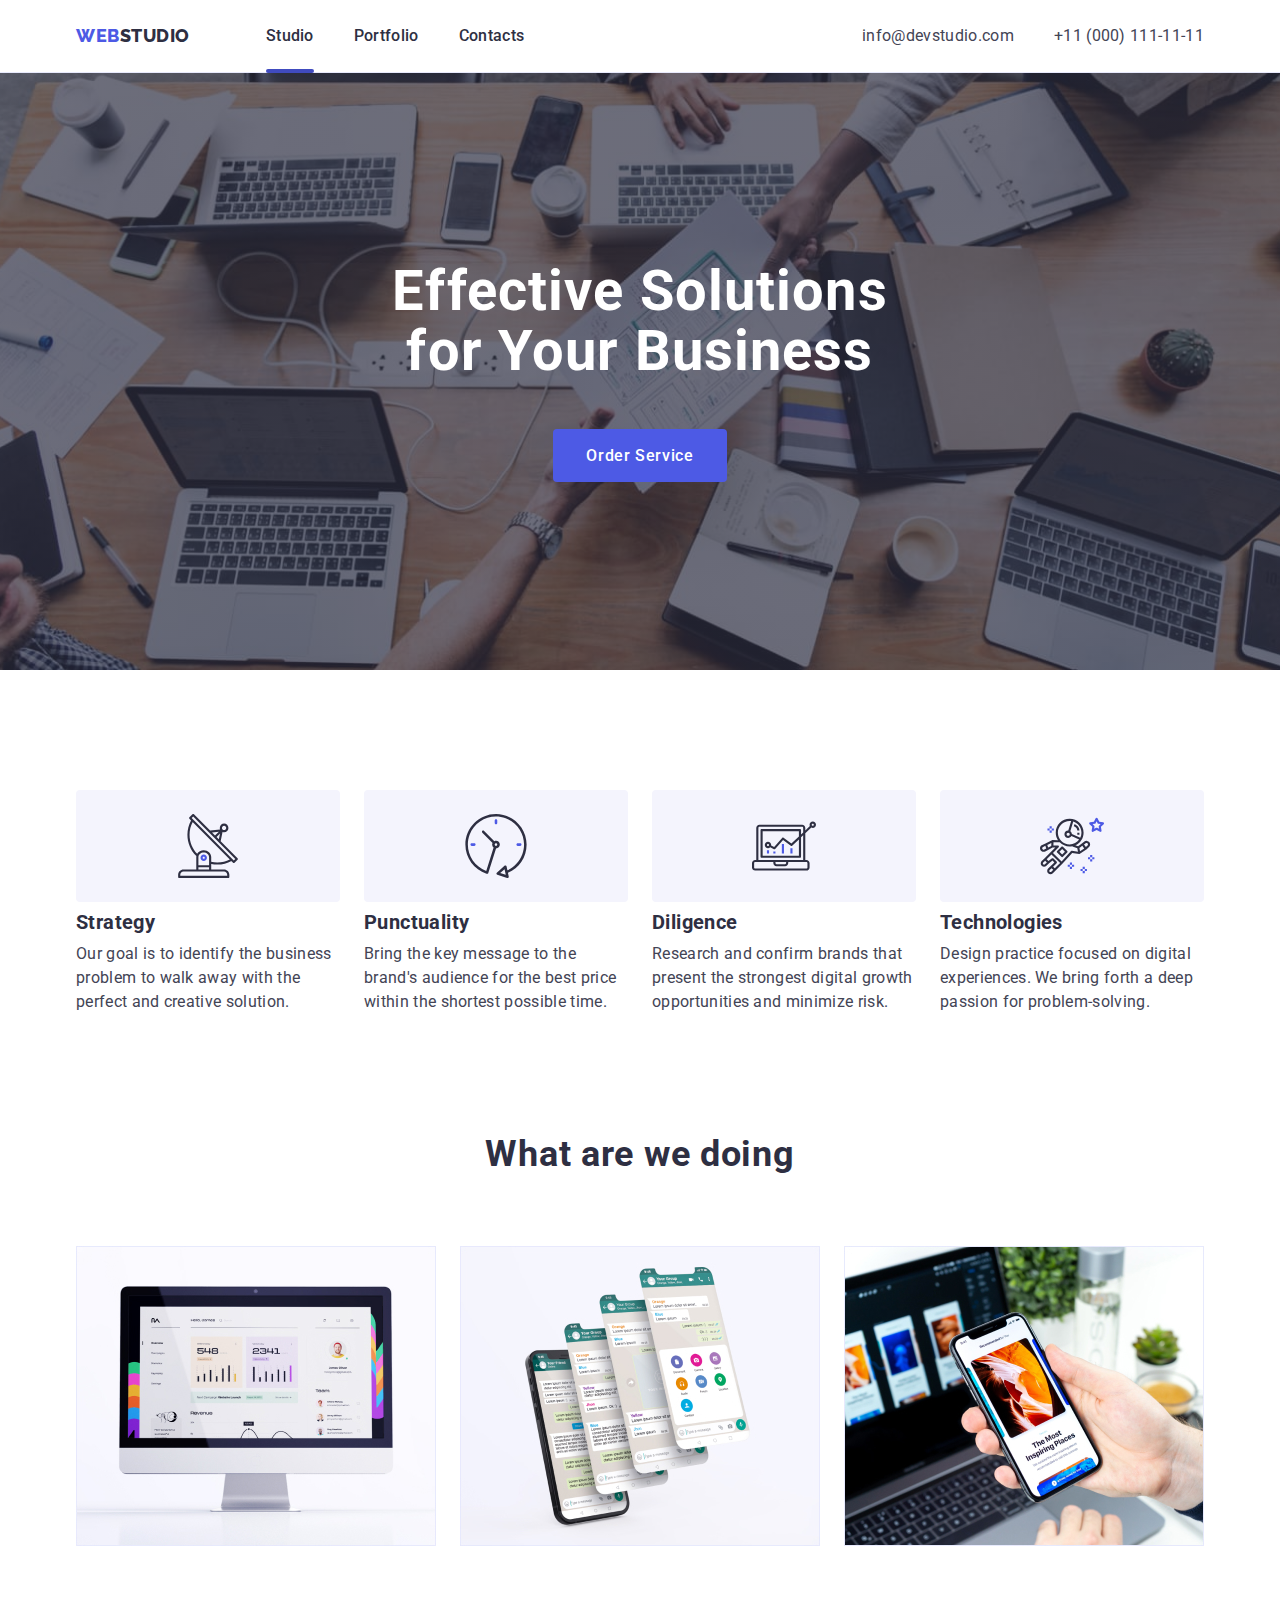
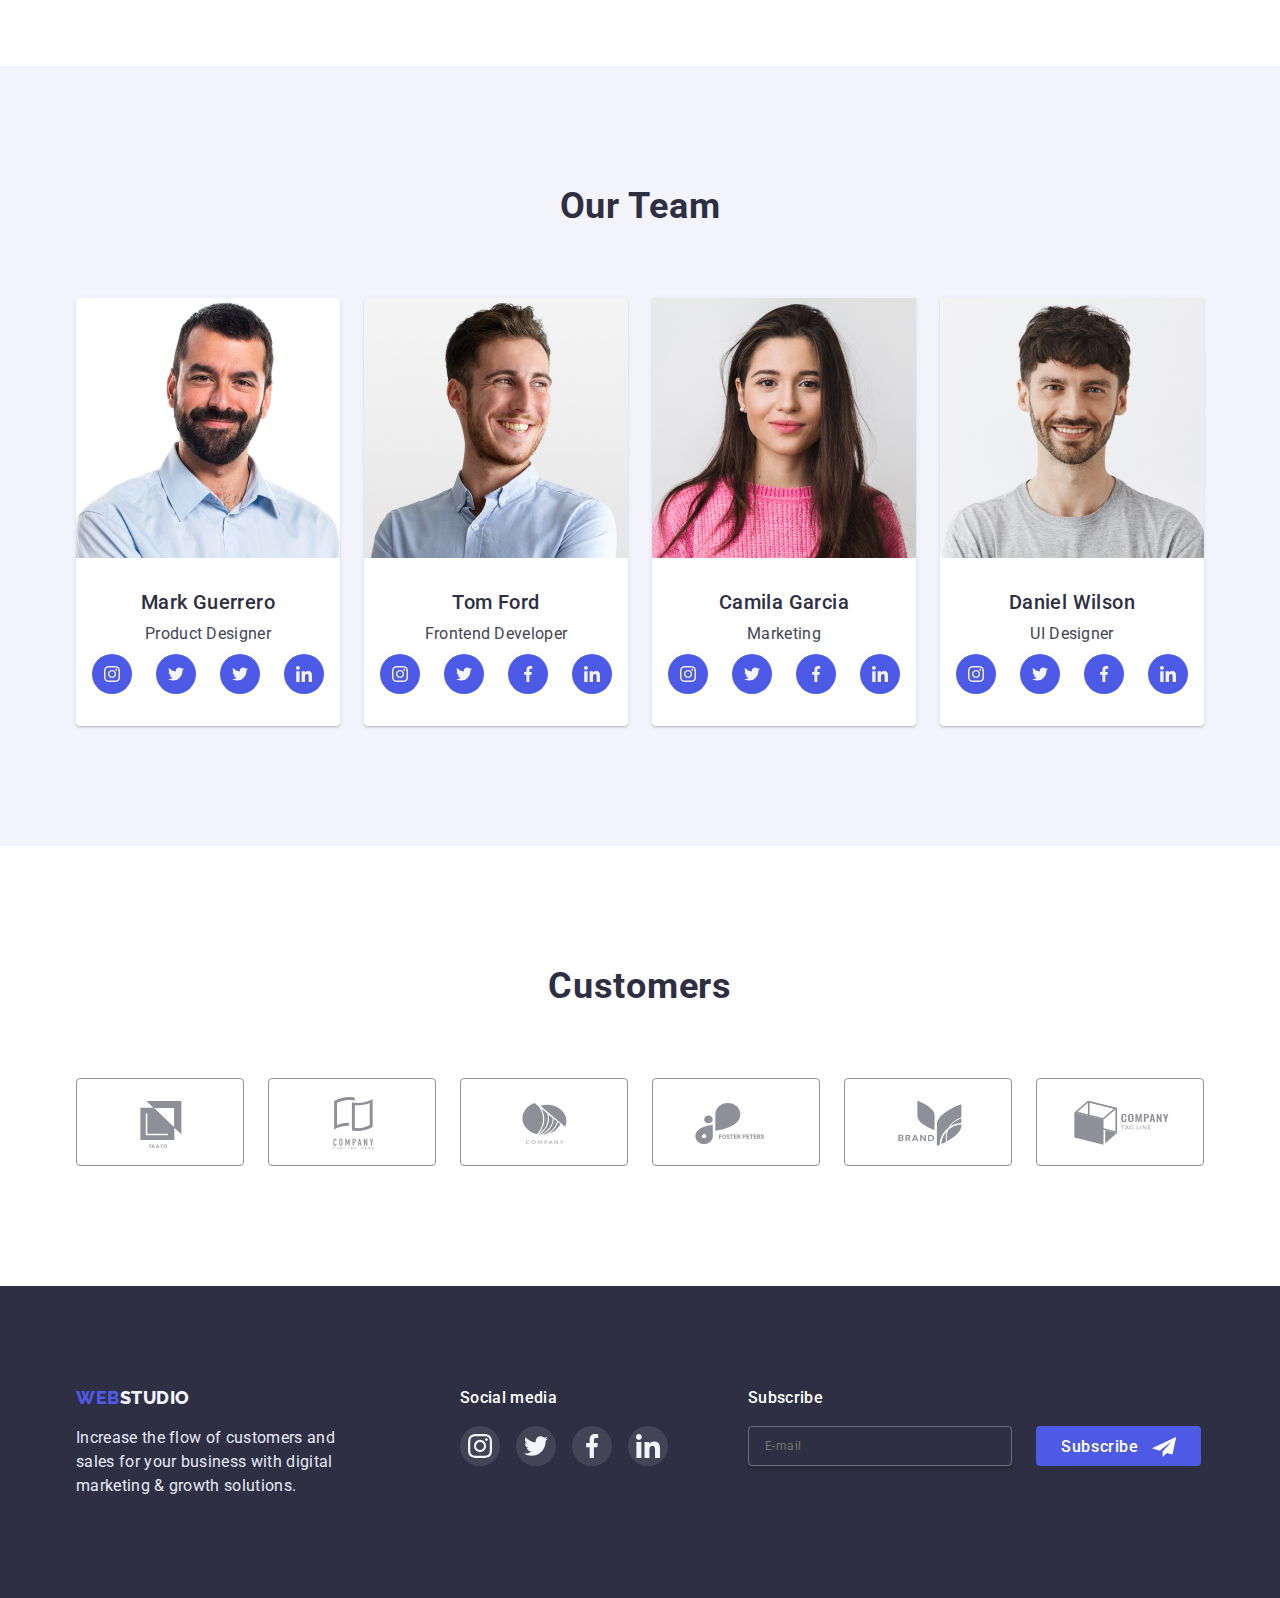
<file: index.html>
<!DOCTYPE html>
<html lang="en">
<head>
    <meta charset="UTF-8">
    <meta http-equiv="X-UA-Compatible" content="IE=edge">
    <meta name="viewport" content="width=device-width, initial-scale=1.0">
    <title>Webstudio</title>
    <link rel="preconnect" href="https://fonts.googleapis.com">
    <link rel="preconnect" href="https://fonts.gstatic.com" crossorigin>
    <link href="https://fonts.googleapis.com/css2?family=Raleway:wght@800&family=Roboto:wght@400;500;700;900&display=swap" rel="stylesheet">
    <link rel="stylesheet" href="https://cdnjs.cloudflare.com/ajax/libs/modern-normalize/1.1.0/modern-normalize.min.css">
    <link rel="stylesheet" href="./css/styles.css">
</head>
<body>
<header class="header">
<!--Navigation-->
    <div class="container header-container">
        <nav class="header-navigation">
            <div class="logo-wrap">
                <a href ="./index.html" class="logo-first-part link">WEB<span class="logo-second-part">STUDIO</span>
                </a>
    </div>
            <ul class="header-list list">
            <li class="header-item">
                <a class="header-link link current" href="./index.html">Studio</a>
            </li>
            <li class="header-item">
                <a class="header-link link" href="./portfolio.html">Portfolio</a>
            </li>
            <li class="header-item">
                <a class="header-link link" href="./Contacts">Contacts</a>
            </li>
        </ul>
        </nav>
    <!--Contacts-->
    <ul class="contacts list">
        <li><a class="contact-mail link" href="mailto:info@devstudio.com">info@devstudio.com</a></li>
        <li><a class="contact-phone link" href="tel:+110001111111">+11 (000) 111-11-11</a></li>
    </ul>
    </div>
</header>

<main>
<!--Tittle in the center-->
    <section class="hero-section">
    <div class="container">
        <h1 class="hero-title"> 
            Effective Solutions for Your Business 
        </h1>
        <button type="button" class="btn btn-primary" data-modal-open> Order Service </button>
    </div>
    </section>
<!--Section with a short description-->
    <section class="features-section">
            <div class="container">
                <h2 class="features-title visually-hidden">Short features description</h2>
                <ul class="features-list list">
                    <li class="features-item">
                        <div class="features-icons-item">
                            <svg class="features-icon" width="64" height="64">
                                <use href="./images/icons.svg#icon-antenna"></use>
                            </svg>
                        </div>
                        <h3 class="features-paragraph-title">Strategy</h3> 
                        <p class="features-paragraph">Our goal is to identify the business problem to walk away with the perfect and creative solution.</p>
                    </li>
                    <li class="features-item">
                        <div class="features-icons-item">
                            <svg class="features-icon" width="64" height="64">
                                <use href="./images/icons.svg#icon-clock"></use>
                            </svg>
                        </div>
                        <h3 class="features-paragraph-title">Punctuality</h3>
                        <p class="features-paragraph">Bring the key message to the brand's audience for the best price within the shortest possible time.</p>
                    </li>
                    <li class="features-item">
                        <div class="features-icons-item">
                            <svg class="features-icon" width="64" height="64">
                                <use href="./images/icons.svg#icon-diagram"></use>
                            </svg>
                        </div>
                        <h3 class="features-paragraph-title">Diligence</h3>
                        <p class="features-paragraph">Research and confirm brands that present the strongest digital growth opportunities and minimize risk.</p></li>
                    <li class="features-item">
                        <div class="features-icons-item">
                            <svg class="features-icon" width="64" height="64">
                                <use href="./images/icons.svg#icon-astronaut"></use>
                            </svg>
                        </div>
                        <h3 class="features-paragraph-title">Technologies</h3>
                        <p class="features-paragraph">Design practice focused on digital experiences. We bring forth a deep passion for problem-solving.</p>
                    </li>
                </ul>
            </div>
    </section>

<!--Pictures-->   
    <section class="section">
            <div class="container">
                <h2 class="pictures-title">What are we doing</h2> 
                <ul class="pictures-list list">
                    <li><img src="./images/img1.jpg" alt="picture screen" width="360" height="300"></li>
                    <li><img src="./images/img2.jpg" alt="picture phone-layers" width="360" height="300"></li>
                    <li><img src="./images/img3.jpg" alt="picture phone-hand" width="360" height="300"></li>
                </ul>
            </div>
    </section>

<!--Team-->
    <section class="team section">
        <div class="container">
            <h2 class="team-title">Our Team</h2>
                <ul class="team-members list">
                    <li class="team-item">
                        <img src="./images/img4.jpg" alt="Photo Mark Guerrero" width="264" height="260">
                        <h4 class="team-member-name">Mark Guerrero</h4>
                        <p class="team-paragraph">Product Designer</p>
                        <ul class="team-soc-list list">
                            <li class="team-soc-item">
                                <a href="" class="team-soc-link link">
                                <svg class="team-soc-icon" width="16" height="16">
                                    <use href="./images/icons.svg#icon-instagram"></use>
                                </svg>
                                </a>
                            </li>
                            <li class="team-soc-item">
                                <a href="" class="team-soc-link link">
                                <svg class="team-soc-icon" width="16" height="16">
                                    <use href="./images/icons.svg#icon-twitter"></use>
                                </svg>
                                </a>
                            </li>
                            <li class="team-soc-item">
                                <a href="" class="team-soc-link link">
                                <svg class="team-soc-icon" width="16" height="16">
                                    <use href="./images/icons.svg#icon-twitter"></use>
                                </svg>
                                </a>
                            </li>
                            <li class="team-soc-item">
                                <a href="" class="team-soc-link link">
                                <svg class="team-soc-icon" width="16" height="16">
                                    <use href="./images/icons.svg#icon-linkedin"></use>
                                </svg>
                                </a>
                            </li>
                        </ul>
                    </li>
                    <li class="team-item">
                        <img src="./images/img5.jpg" alt="Photo Tom Ford" width="264" height="260">
                        <h4 class="team-member-name">Tom Ford</h4>
                        <p class="team-paragraph">Frontend Developer</p>
                        <ul class="team-soc-list list">
                            <li class="team-soc-item">
                                <a href="" class="team-soc-link link">
                                <svg class="team-soc-icon" width="16" height="16">
                                    <use href="./images/icons.svg#icon-instagram"></use>
                                </svg>
                                </a>    
                            </li>
                            <li class="team-soc-item">
                                <a href="" class="team-soc-link link">
                                <svg class="team-soc-icon" width="16" height="16">
                                    <use href="./images/icons.svg#icon-twitter"></use>
                                </svg>
                                </a>
                            </li>
                            <li class="team-soc-item">
                                <a href="" class="team-soc-link link">
                                <svg class="team-soc-icon" width="16" height="16">
                                    <use href="./images/icons.svg#icon-facebook"></use>
                                </svg>
                                </a>
                            </li>
                            <li class="team-soc-item">
                                <a href="" class="team-soc-link link">
                                <svg class="team-soc-icon" width="16" height="16">
                                    <use href="./images/icons.svg#icon-linkedin"></use>
                                </svg>
                                </a>
                            </li>
                        </ul>
                    </li>
                    <li class="team-item">
                        <img src="./images/img6.jpg" alt="Photo Camila Garcia" width="264" height="260">
                        <h4 class="team-member-name">Camila Garcia</h4>
                        <p class="team-paragraph">Marketing</p>
                        <ul class="team-soc-list list">
                            <li class="team-soc-item">
                                <a href="" class="team-soc-link link">
                                <svg class="team-soc-icon" width="16" height="16">
                                    <use href="./images/icons.svg#icon-instagram"></use>
                                </svg>
                                </a>
                            </li>
                            <li class="team-soc-item">
                                <a href="" class="team-soc-link link">
                                <svg class="team-soc-icon" width="16" height="16">
                                    <use href="./images/icons.svg#icon-twitter"></use>
                                </svg>
                                </a>
                            </li>
                            <li class="team-soc-item">
                                <a href="" class="team-soc-link link">
                                <svg class="team-soc-icon" width="16" height="16">
                                    <use href="./images/icons.svg#icon-facebook"></use>
                                </svg>
                                </a>
                            </li>
                            <li class="team-soc-item">
                                <a href="" class="team-soc-link link">
                                <svg class="team-soc-icon" width="16" height="16">
                                    <use href="./images/icons.svg#icon-linkedin"></use>
                                </svg>
                                </a>
                            </li>
                        </ul>
                    </li>
                    <li class="team-item">
                        <img src="./images/img7.jpg" alt="Photo Daniel Wilson" width="264" height="260">
                        <h4 class="team-member-name">Daniel Wilson</h4>
                        <p class="team-paragraph">UI Designer</p>
                        <ul class="team-soc-list list">
                            <li class="team-soc-item">
                                <a href="" class="team-soc-link link">
                                <svg class="team-soc-icon" width="16" height="16">
                                    <use href="./images/icons.svg#icon-instagram"></use>
                                </svg>
                                </a>
                            </li>
                            <li class="team-soc-item">
                                <a href="" class="team-soc-link link">
                                <svg class="team-soc-icon" width="16" height="16">
                                    <use href="./images/icons.svg#icon-twitter"></use>
                                </svg>
                                </a>
                            </li>
                            <li class="team-soc-item">
                                <a href="" class="team-soc-link link">
                                <svg class="team-soc-icon" width="16" height="16">
                                    <use href="./images/icons.svg#icon-facebook"></use>
                                </svg>
                                </a>
                            </li>
                            <li class="team-soc-item">
                                <a href="" class="team-soc-link link">
                                <svg class="team-soc-icon" width="16" height="16">
                                    <use href="./images/icons.svg#icon-linkedin"></use>
                                </svg>
                                </a>
                            </li>
                        </ul>
                    </li>
                </ul>
        </div>
    </section>
    <!---->

    <section class="customers section">
        <div class="container">
            <h2 class="customers-title">Customers</h2>
                <ul class="customers-list list">
                    <li class="customer-item">
                        <a href="" class="customer-link link">
                        <svg class="customer-icon" width="104" height="56">
                            <use href="./images/icons.svg#icon-logo1"></use>
                        </svg>
                        </a>
                    </li>
                    <li class="customer-item">
                        <a href="" class="customer-link link">
                        <svg class="customer-icon" width="104" height="56">
                            <use href="./images/icons.svg#icon-logo2"></use>
                        </svg>
                        </a>
                    </li>
                    <li class="customer-item">
                        <a href="" class="customer-link link">
                        <svg class="customer-icon" width="104" height="56">
                            <use href="./images/icons.svg#icon-logo3"></use>
                        </svg>
                        </a>
                    </li>
                    <li class="customer-item">
                        <a href="" class="customer-link link">
                        <svg class="customer-icon" width="104" height="56">
                            <use href="./images/icons.svg#icon-logo4"></use>
                        </svg>
                        </a>
                    </li>
                    <li class="customer-item">
                        <a href="" class="customer-link link">
                        <svg class="customer-icon" width="104" height="56">
                            <use href="./images/icons.svg#icon-logo5"></use>
                        </svg>
                        </a>
                    </li>
                    <li class="customer-item">
                        <a href="" class="customer-link link">
                        <svg class="customer-icon" width="104" height="56">
                            <use href="./images/icons.svg#icon-logo6"></use>
                        </svg>
                        </a>
                    </li>
                </ul>
        </div>
    </section>
</main>
<footer class="footer">
    <div class="container">
        <div class="footer-first-part">
            <a href ="./index.html" class="logo-first-part link">WEB<span class="logo-second-part footer-logo-second-part">STUDIO</span></a>
            <p class="footer-paragraph">Increase the flow of customers and sales for your business with digital marketing & growth solutions.</p>
        </div>
        <div class="footer-second-part">
            <h4 class="social-title">Social media</h4>
                <ul class="social-list list">
                    <li class="social-item">
                        <a href="" class="social-link link">
                            <svg class="social-icon" width="24" height="24">
                                <use href="./images/icons.svg#icon-instagram"></use>
                            </svg>
                        </a>
                    </li>
                    <li class="social-item">
                        <a href="" class="social-link link">
                            <svg class="social-icon" width="24" height="24">
                                <use href="./images/icons.svg#icon-twitter"></use>
                            </svg>
                        </a>
                    </li>
                    <li class="social-item">
                        <a href="" class="social-link link">
                            <svg class="social-icon" width="24" height="24">
                                <use href="./images/icons.svg#icon-facebook"></use>
                            </svg>
                        </a>
                    </li>
                    <li class="social-item">
                        <a href="" class="social-link link">
                            <svg class="social-icon" width="24" height="24">
                                <use href="./images/icons.svg#icon-linkedin"></use>
                            </svg>
                        </a>
                    </li>
                </ul>
        </div>
        <div class="footer-third-part">
            <h4 class="social-title">Subscribe</h4>
            <form class="subscribe-wrap">
                    <input type="email" class="footer-input-email" 
                    name="user-email"
                    placeholder="E-mail"
                    required 
                    id="user-email"
                    />
                <button type="submit" class="btn subscribe-btn">Subscribe
                    <svg class="subscribe-icon" width="24" height="24">
                        <use href="./images/icons.svg#icon-send"></use>
                    </svg>
                </button>
            </form>
        </div>
    </div>
</footer>
<div class="backdrop is-hidden" data-modal>
    <div class="modal">
        <button type="button" class="modal-close" data-modal-close>
            <svg class="modal-icon" width="8" height="8">
                <use href="./images/icons.svg#icon-close"></use>
            </svg>
        </button>
        <p class="modal-title">Leave your contacts and we will call you back</p>
        <form class="modal-form">
            <label for="user-name">
                <span class="input-text">Name</span>
                <div class="input-wrap">
                    <input type="text" class="modal-input" 
                    name="user-name"
                    placeholder
                    required
                    id="user-name" 
                    /> 
                    <svg class="input-icon" width="18" height="18">
                        <use href="./images/icons.svg#icon-person"></use>
                    </svg>
                </div>
            </label>
            <label for="user-tel">
                <span class="input-text">Phone</span>
                <div class="input-wrap">
                    <input type="tel" class="modal-input" 
                    name="user-tel"
                    placeholder 
                    required
                    id="user-tel"
                    />
                    <svg class="input-icon" width="18" height="24">
                        <use href="./images/icons.svg#icon-phone"></use>
                    </svg>
                </div>
            </label>
            <label for="user-email">
                <span class="input-text">Email</span>
                <div class="input-wrap">
                    <input type="email" class="modal-input" 
                    name="user-email"
                    placeholder 
                    required 
                    id="user-email"
                    />
                    <svg class="input-icon" width="18" height="24">
                        <use href="./images/icons.svg#icon-letter"></use>
                    </svg>
                </div>
            </label>
            <label for="user-comment">
                <span class="input-text">Comment</span>
                    <textarea class="modal-comment"
                    placeholder="Text input" 
                    name="user-comment" id="user-comment"></textarea>
            </label>
            <div class="policy">
                <input class="checkbox visually-hidden" type="checkbox" name="policy" id="policy" value="true">
                <label for="policy" class="checkbox-policy">
                    <span>
                        <svg class="check-icon" width="10" height="8">
                            <use href="./images/icons.svg#icon-check"></use>
                        </svg>
                    </span>
                    I accept the terms and conditions of the&nbsp;
                    <a href="" class="policy-link">Privacy Policy</a></span>
                </label>
            </div>
            <button type="submit" class="btn modal-btn">Send</button>
        </form>
    </div>
</div>
<script src="./js/modal.js"></script>
</body>
</html>
</file>
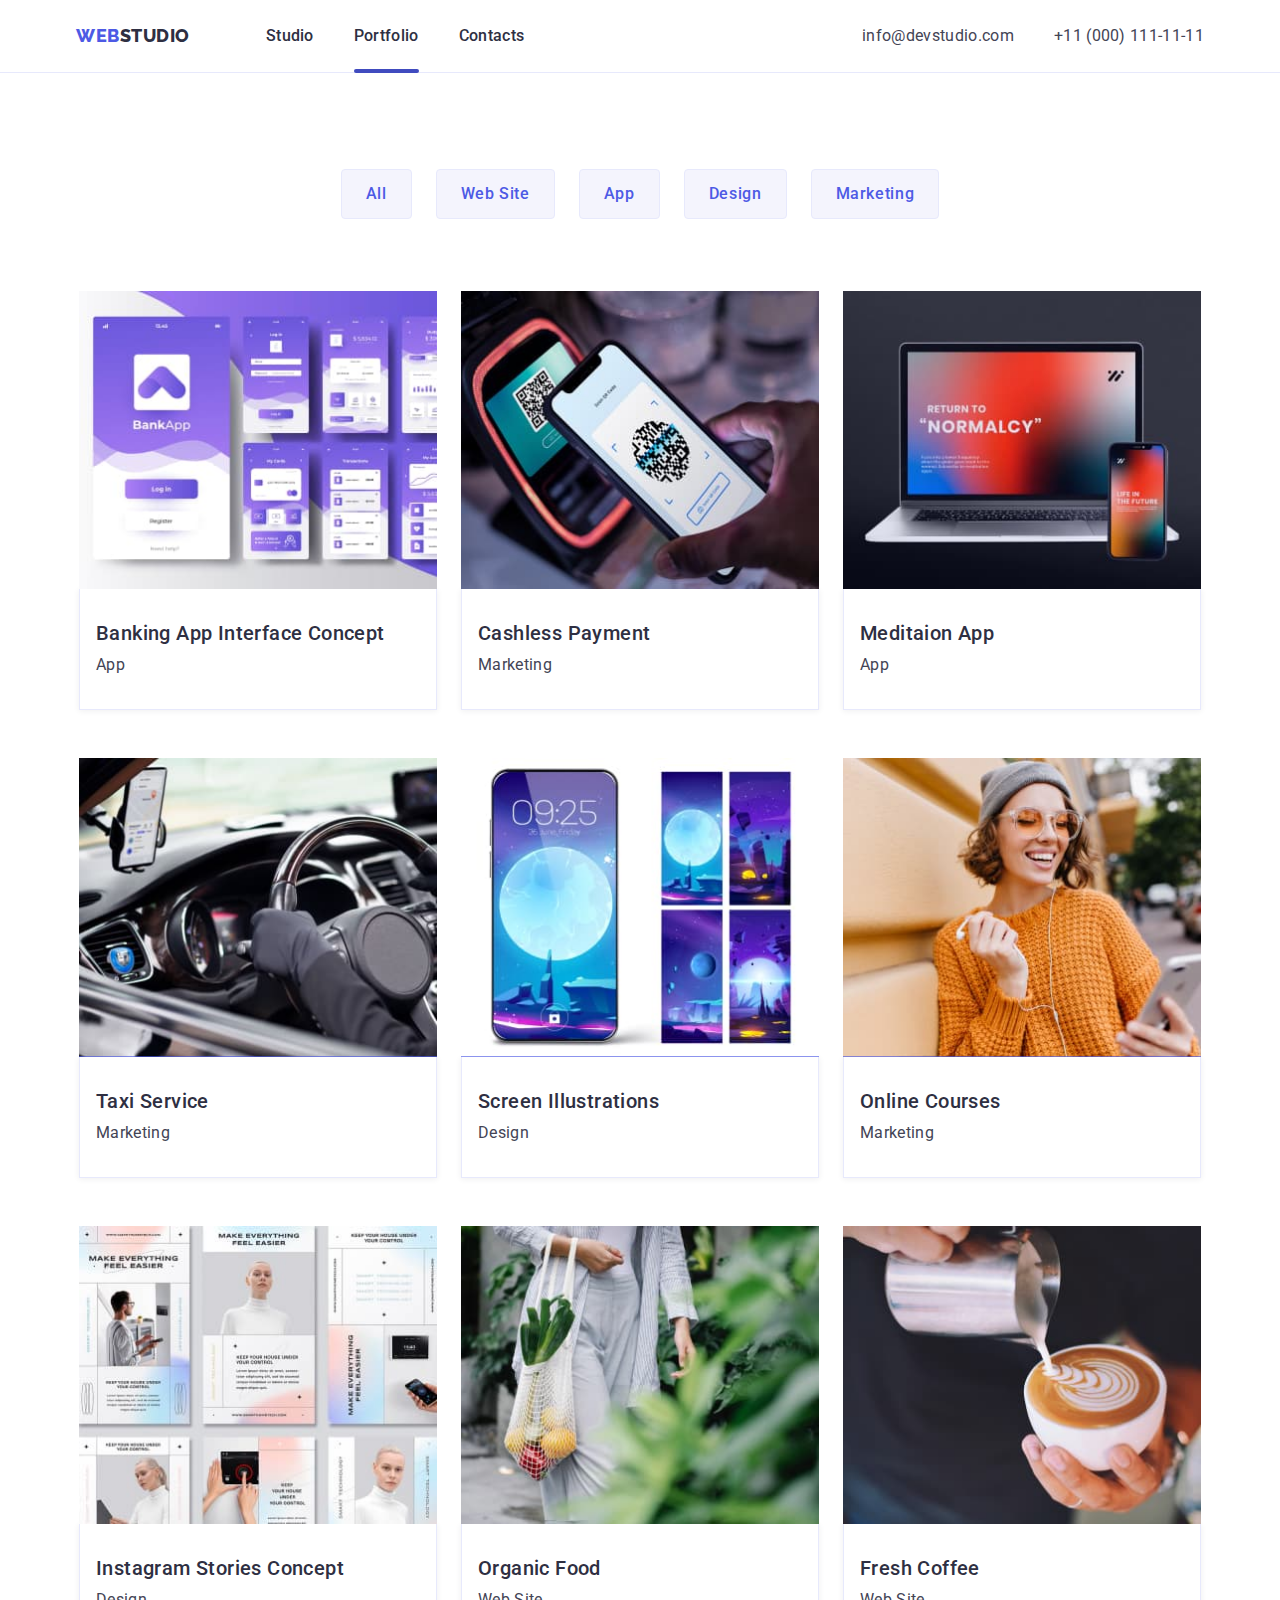
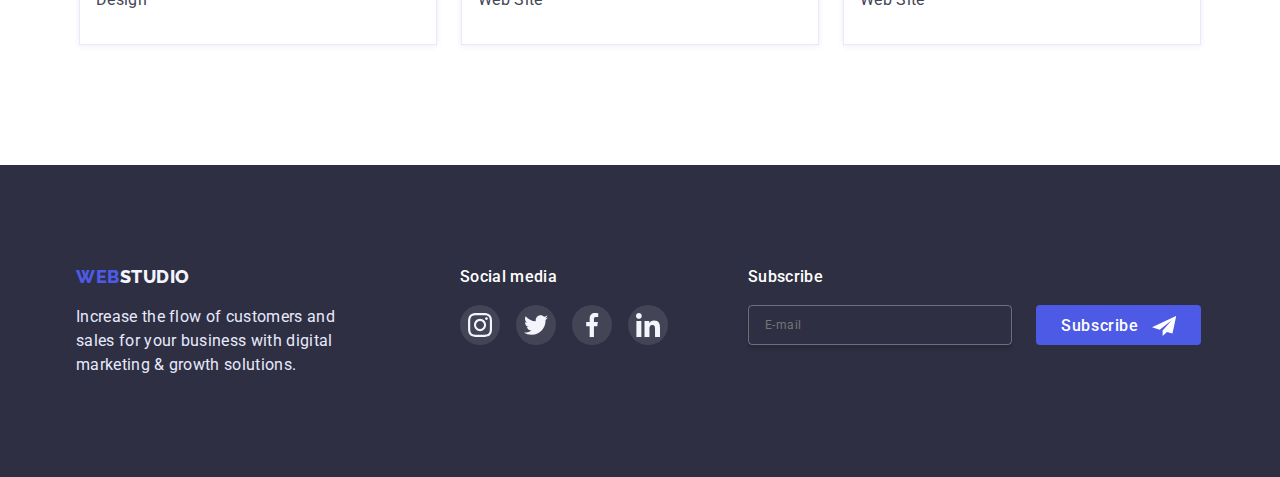
<file: portfolio.html>
<!DOCTYPE html>
<html lang="en">
<head>
    <meta charset="UTF-8">
    <meta http-equiv="X-UA-Compatible" content="IE=edge">
    <meta name="viewport" content="width=device-width, initial-scale=1.0">
    <title>Portfolio</title>
    <link rel="preconnect" href="https://fonts.googleapis.com">
    <link rel="preconnect" href="https://fonts.gstatic.com" crossorigin>
    <link href="https://fonts.googleapis.com/css2?family=Raleway:wght@800&family=Roboto:wght@400;500;700;900&display=swap" rel="stylesheet">
    <link rel="stylesheet" href="https://cdnjs.cloudflare.com/ajax/libs/modern-normalize/1.1.0/modern-normalize.min.css">
    <link rel="stylesheet" href="./css/styles.css">
</head>

<body>
    <header class="header">
        <!--Navigation-->
            <div class="container header-container">
                <nav class="header-navigation">
                    <div class="logo-wrap">
                        <a href ="./index.html" class="logo-first-part link">WEB<span class="logo-second-part">STUDIO</span>
                        </a>
                    </div>
                <ul class="header-list list">
                    <li class="header-item">
                        <a class="header-link link" href="./index.html">Studio</a>
                    </li>
                    <li class="header-item">
                        <a class="header-link link current" href="./portfolio.html">Portfolio</a>
                    </li>
                    <li class="header-item">
                        <a class="header-link link" href="./Contacts">Contacts</a>
                    </li>
                </ul>
                </nav>
            <!--Contacts-->
            <ul class="contacts list">
                <li><a class="contact-mail link" href="mailto:info@devstudio.com">info@devstudio.com</a></li>
                <li><a class="contact-phone link" href="tel:+110001111111">+11 (000) 111-11-11</a></li>
            </ul>
            </div>
        </header>
<main>

<!--Portfolio-->

    <section class="portfolio section">
        <div class="container">
            <h1 class="visually-hidden">Portfolio</h1>       
            <ul class="buttons-list list">
                <li>
                    <button type="button" class="btn btn-secondary">All</button>
                </li>
                <li>
                    <button type="button" class="btn btn-secondary">Web Site</button>
                </li>
                <li>
                    <button type="button" class="btn btn-secondary">App</button>
                </li>
                <li>
                    <button type="button" class="btn btn-secondary">Design</button>
                </li>
                <li>
                    <button type="button" class="btn btn-secondary">Marketing</button>
                </li>
            </ul>
    
    <!--List of Pictures and Services-->
    
            <ul class="services-list list">
                <li class="service-item">
                    <a href="" class="service-link link">
                        <div class="service-overlay">
                            <img src="images/img-portf1.jpg" alt="BankApp" width="360" height="300">
                            <p class="service-top-tex">14 Stylish and User-Friendly App Design Concepts · Task Manager App · Calorie Tracker App · Exotic Fruit Ecommerce App · Cloud Storage App</p>
                        </div>
                        <div class="service-name">
                            <h2 class="service-title">Banking App Interface Concept</h2>
                            <p class="service-type">App</p>
                        </div>
                    </a>
                </li>
                <li class="service-item">
                    <a href="" class="link">
                        <div class="service-overlay">
                            <img src="images/img-portf2.jpg" alt="blue square" width="360" height="300">
                            <p class="service-top-tex">14 Stylish and User-Friendly App Design Concepts · Task Manager App · Calorie Tracker App · Exotic Fruit Ecommerce App · Cloud Storage App</p>
                        </div>
                        <div class="service-name">
                            <h2 class="service-title">Cashless Payment</h2>
                            <p class="service-type">Marketing</p>
                        </div>
                    </a>
                </li>
                <li class="service-item">
                    <a href="" class="link">
                        <div class="service-overlay">
                            <img src="images/img-portf3.jpg" alt="Laptop" width="360" height="300">
                            <p class="service-top-tex">14 Stylish and User-Friendly App Design Concepts · Task Manager App · Calorie Tracker App · Exotic Fruit Ecommerce App · Cloud Storage App</p>
                        </div>
                        <div class="service-name">
                            <h2 class="service-title">Meditaion App</h2>
                            <p class="service-type">App</p>
                        </div>
                    </a>
                </li>
                <li class="service-item">
                    <a href="" class="link">
                        <div class="service-overlay">
                            <img src="images/img-portf4.jpg" alt="Taxi" width="360" height="300">
                            <p class="service-top-tex">14 Stylish and User-Friendly App Design Concepts · Task Manager App · Calorie Tracker App · Exotic Fruit Ecommerce App · Cloud Storage App</p>
                        </div>
                        <div class="service-name">
                            <h2 class="service-title">Taxi Service</h2>
                            <p class="service-type">Marketing</p>
                        </div>
                    </a>
                </li>
                <li class="service-item">
                    <a href="" class="link">
                        <div class="service-overlay">
                            <img src="images/img-portf5.jpg" alt="Mobile phone" width="360" height="300">
                            <p class="service-top-tex">14 Stylish and User-Friendly App Design Concepts · Task Manager App · Calorie Tracker App · Exotic Fruit Ecommerce App · Cloud Storage App</p>
                        </div>
                        <div class="service-name">
                            <h2 class="service-title">Screen Illustrations</h2>
                            <p class="service-type">Design</p>
                        </div>
                    </a>
                </li>
                <li class="service-item">
                    <a href="" class="link">
                        <div class="service-overlay">
                            <img src="images/img-portf6.jpg" alt="Girl" width="360" height="300">
                            <p class="service-top-tex">14 Stylish and User-Friendly App Design Concepts · Task Manager App · Calorie Tracker App · Exotic Fruit Ecommerce App · Cloud Storage App</p>
                        </div>
                        <div class="service-name">
                            <h2 class="service-title">Online Courses</h2>
                            <p class="service-type">Marketing</p>
                        </div>
                    </a>
                </li>
                <li class="service-item">
                    <a href="" class="link">
                        <div class="service-overlay">
                            <img src="images/img-portf7.jpg" alt="Instagram pages" width="360" height="300">
                            <p class="service-top-tex">14 Stylish and User-Friendly App Design Concepts · Task Manager App · Calorie Tracker App · Exotic Fruit Ecommerce App · Cloud Storage App</p>
                        </div>
                        <div class="service-name">
                            <h2 class="service-title">Instagram Stories Concept</h2>
                            <p class="service-type">Design</p>
                        </div>
                    </a>
                </li>
                <li class="service-item">
                    <a href="" class="link">
                        <div class="service-overlay">
                            <img src="images/img-portf8.jpg" alt="Woman with bag" width="360" height="300">
                            <p class="service-top-tex">14 Stylish and User-Friendly App Design Concepts · Task Manager App · Calorie Tracker App · Exotic Fruit Ecommerce App · Cloud Storage App</p>
                        </div>
                        <div class="service-name">
                            <h2 class="service-title">Organic Food</h2>
                            <p class="service-type">Web Site</p>
                        </div>
                    </a>
                </li>
                <li class="service-item">
                    <a href="" class="link">
                        <div class="service-overlay">
                            <img src="images/img-portf9.jpg" alt="Hands and Coffee" width="360" height="300">
                            <p class="service-top-tex">14 Stylish and User-Friendly App Design Concepts · Task Manager App · Calorie Tracker App · Exotic Fruit Ecommerce App · Cloud Storage App</p>
                        </div>
                        <div class="service-name">
                            <h2 class="service-title">Fresh Coffee</h2>
                            <p class="service-type">Web Site</p>
                        </div>
                    </a>
                </li>
            </ul>
        </div>
    </section>
</main>
<footer class="footer">
    <div class="container">
        <div class="footer-first-part">
            <a href ="./index.html" class="logo-first-part link">WEB<span class="logo-second-part footer-logo-second-part">STUDIO</span></a>
            <p class="footer-paragraph">Increase the flow of customers and sales for your business with digital marketing & growth solutions.</p>
        </div>
        <div class="footer-second-part">
            <h4 class="social-title">Social media</h4>
                <ul class="social-list list">
                    <li class="social-item">
                        <a href="" class="social-link link">
                            <svg class="social-icon" width="24" height="24">
                                <use href="./images/icons.svg#icon-instagram"></use>
                            </svg>
                        </a>
                    </li>
                    <li class="social-item">
                        <a href="" class="social-link link">
                            <svg class="social-icon" width="24" height="24">
                                <use href="./images/icons.svg#icon-twitter"></use>
                            </svg>
                        </a>
                    </li>
                    <li class="social-item">
                        <a href="" class="social-link link">
                            <svg class="social-icon" width="24" height="24">
                                <use href="./images/icons.svg#icon-facebook"></use>
                            </svg>
                        </a>
                    </li>
                    <li class="social-item">
                        <a href="" class="social-link link">
                            <svg class="social-icon" width="24" height="24">
                                <use href="./images/icons.svg#icon-linkedin"></use>
                            </svg>
                        </a>
                    </li>
                </ul>
        </div>
        <div class="footer-third-part">
            <h4 class="social-title">Subscribe</h4>
            <form class="subscribe-wrap">
                    <input type="email" class="footer-input-email" 
                    name="user-email"
                    placeholder="E-mail"
                    required 
                    id="user-email"
                    />
                <button type="submit" class="btn subscribe-btn">Subscribe
                    <svg class="subscribe-icon" width="24" height="24">
                        <use href="./images/icons.svg#icon-send"></use>
                    </svg>
                </button>
            </form>
        </div>
    </div>
</footer>
<script src="./js/modal.js"></script>
</body>
</html>
</file>
<file: css/styles.css>
:root {
--navigation-color: #2E2F42;
--first-title-color: #FFFFFF;
--btn-color: #E7E9FC;
--main-text-color: #434455;
--accent-color: #4D5AE5;
--btn-focur-color: #404BBF;
--background-color: #F4F4FD;
--customers: #8E8F99;
--icon-hover: #31D0AA;
--modal-color: #FCFCFC;
--transition: 250ms cubic-bezier(0.4, 0, 0.2, 1);

}

body {
    background-color: var(--first-title-color);
    font-family: 'Roboto', 'sans-serif';
    font-style: normal;
    font-weight: 400;
    color: var(--main-text-color);
}

h1, h2, h3, h4, p, ul, ol {
    margin-top: 0;
    margin-bottom: 0;
}

img {
    display: block;
    max-width: 100%;
    height: auto;
}

.container {
    width: 1158px;
    padding-left: 15px;
    padding-right: 15px;
    outline: 1px;
    margin: 0 auto;
}

.section {
    padding-top: 120px;
    padding-bottom: 120px;
}

.list {
    list-style: none;
    padding: 0;
}
.link {text-decoration: none;}

.visually-hidden {
    position: absolute;
    width: 1px;
    height: 1px;
    margin: -1px;
    border: 0;
    padding: 0;
    white-space: nowrap;
    clip-path: inset(100%);
    clip: rect(0 0 0 0);
    overflow: hidden;
}

.header {
    border-bottom: 1px solid var(--btn-color)
}

/* Navigation */

.header > .container {
    display: flex;
    align-items: center;
    
}

.header-navigation {
    display: flex;
    align-items: center;
    margin-right: auto;
}

/* Logo */
.logo-wrap {
    margin-right: 76px;
}

.logo-first-part {
    color: var(--accent-color);
    font-family: 'Raleway', 'sans-serif';
    font-weight: 800;
    font-size: 18px;
    line-height: calc(24/18);
    letter-spacing: 0.03em;
}

.logo-second-part {color: var(--navigation-color);}

.header-item {
    position: relative;   
}

.header-item .current::after {
    content: '';
    display: block;
    position: absolute;
    width: 100%;
    height: 4px;
    border-radius: 2px;
    left: 0;
    bottom: -25px;
    background-color: var(--btn-focur-color);
}

.header-list .link {
    font-weight: 500;
    font-size: 16px;
    line-height: calc(24/16);
    letter-spacing: 0.02em;
    color: var(--navigation-color);
    transition: color var(--transition);
}
.header-list .link:hover, .header-list .link:focus {
    color: var(--btn-focur-color)}

.header-list {
    display: flex;
    gap: 40px;
    align-items: center;
}

.contacts .link {
    display: block;
    padding-top: 24px;
    padding-bottom: 24px;
    font-size: 16px;
    line-height: calc(24/16);
    letter-spacing: 0.02em;
    color: var(--main-text-color-color);
    transition: color var(--transition);
}

.contacts .link:hover {color: var(--btn-focur-color)}

.contacts {
    display: flex;
    gap: 40px;
    align-items: center;
}

/* Tittle in the center */
.hero-section {
    padding-top: 188px;
    padding-bottom: 188px;
    max-width: 1440px;
    text-align: center;
    margin: auto;
    background-color: var(--navigation-color);
    background-image: 
    linear-gradient( to right, rgba(46, 47, 66, 0.7), rgba(46, 47, 66, 0.7)), 
    url(../images/people-office.jpg);
    background-repeat: no-repeat;
    background-position: center;
    background-size: cover;
}

.hero-title {
    max-width: 496px;
    font-weight: 700;
    font-size: 56px;
    line-height: calc(60/56);
    letter-spacing: 0.02em;
    color: var(--first-title-color);
    margin-right: auto;
    margin-left: auto;
    margin-bottom: 48px;
}

/* Button */
.btn {
    border-radius: 4px;
    font-family: inherit;
    font-weight: 500;
    font-size: 16px;
    letter-spacing: 0.04em;
    cursor: pointer;
}

.btn-primary {
    display: inline-block;
    border: 1px solid transparent;
    padding: 16px 32px;
    line-height: calc(19/16);
    color: var(--first-title-color);
    background-color: var(--accent-color);
    transition: background-color var(--transition), box-shadow var(--transition); 
}

.btn-secondary {
    display: flex;
    border: 1px solid var(--btn-color);
    padding: 12px 24px;
    line-height: 1.5;
    align-items: center;
    text-align: center;
    color: var(--accent-color);
    background-color: var(--background-color);
    transition: color var(--transition), background-color var(--transition);
}

.btn-primary:hover, .btn-primary:focus {
    background-color: var(--btn-focur-color);
    box-shadow: 0px 4px 4px rgba(0, 0, 0, 0.15);
}
.btn-secondary:hover, .btn-secondary:focus {
    color: var(--background-color); 
    background-color: var(--accent-color)}

/* H2 titles */
.features-title, .pictures-title, .team-title, .customers-title {
font-weight: 700;
font-size: 36px;
line-height: calc(40/36);
text-align: center;
letter-spacing: 0.02em;
text-align: center;
color: var(--navigation-color);
}

/* Section with a short description */

.features-section {
    padding-top: 120px;
    padding-bottom: 0;
}
.features-list {
    display: flex;
    gap: 24px;
    align-items: center;}

.features-item {
    width: calc((100% - 72px) / 4);
}

.features-icons-item {
    display: flex;
    align-items: center;
    justify-content: center;
    height: 112px;
    border-radius: 4px;
    background-color: var(--background-color);
    margin-bottom: 8px;
}

.features-link {
}
.features-icon {
}

.features-paragraph-title {
    font-weight: 700;
    font-size: 20px;
    line-height: calc(24/20);
    letter-spacing: 0.02em;
    color: var(--navigation-color);
    margin-bottom: 8px;
}
.features-paragraph {
    font-size: 16px;
    line-height: calc(24/16);
    letter-spacing: 0.02em;
    color: var(--main-text-color);
}

/* Pictures   */

.pictures-title, .customers-title {
margin-bottom: 72px;
}

.pictures-list {
    display: flex;
    gap: 24px;
    align-items: center;
}

/* Team */

.team {
    background-color: var(--background-color);
}
.team-title {
    margin-bottom: 72px;
}

.team-members {
    display: flex;
    gap: 24px;
    align-items: center;
    text-align: center;
}

.team-item {
    width: calc((100% - 72px) / 4);
    background: var(--first-title-color);
    box-shadow: 0px 1px 6px rgba(46, 47, 66, 0.08), 0px 1px 1px rgba(46, 47, 66, 0.16), 0px 2px 1px rgba(46, 47, 66, 0.08);
    border-radius: 0px 0px 4px 4px;
}

.team-member-name {
    margin-top: 32px;
    margin-bottom: 8px;
    font-weight: 500;
    font-size: 20px;
    line-height: calc(24/20);
    letter-spacing: 0.02em;
    color: var(--navigation-color);
}
.team-paragraph {
    font-size: 16px;
    line-height: calc(24/16);
    letter-spacing: 0.02em;
    color: var (--main-text-color);
    margin-bottom: 8px;
}

.team-soc-list {
    display: flex;
    justify-content: center;
    gap: 24px;
}

.team-soc-item {
    width: 40px;
    height: 40px;
    margin-bottom: 32px;
}

.team-soc-link {
    width: 100%;
    height: 100%;
    background-color: var(--accent-color);
    border-radius: 50%;
    display: flex;
    align-items: center;
    justify-content: center;
    transition: background-color var(--transition);
}

.team-soc-link:hover, .team-soc-link:focus {
    background-color: var(--btn-focur-color);
}

.team-soc-icon {
    fill: var(--background-color);
}

/* Customers */

.customers-list {
    display: flex;
    justify-content: center;
    gap: 24px;
}
.customer-item {
    width: calc((100% - 120px) / 6);
    height: 88px;
}
.customer-link {
    width: 100%;
    height: 100%;
    border: 1px solid var(--customers);
    border-radius: 4px;
    display: flex;
    align-items: center;
    justify-content: center;
    transition: border-color var(--transition);
}
.customer-icon {
    fill: var(--customers);
    transition: fill var(--transition);
}

.customer-link:hover {
    border-color: var(--btn-focur-color);
}

.customer-link:hover .customer-icon {
    fill: var(--btn-focur-color);
}


/* Portfolio */

.portfolio {
    padding-top: 96px;
}

.buttons-list {
    display: flex;
    align-items: center;
    flex-wrap: wrap;
    justify-content: center;
    gap: 24px;
    margin-bottom: 72px;
}
/* List of Pictures and Services */

.services-list {
    display: flex;
    flex-wrap: wrap;
    justify-content: center;
    column-gap: 24px;
    row-gap: 48px;
}

.service-item {
    width: calc((100% - 54px) / 3);
    transition: box-shadow var(--transition);
}

.service-item:hover, .service-item:focus {
    box-shadow: 0px 1px 6px rgba(46, 47, 66, 0.08), 0px 1px 1px rgba(46, 47, 66, 0.16), 0px 2px 1px rgba(46, 47, 66, 0.08);
}

.service-overlay{
    position: relative;
    overflow: hidden;
}

.service-top-tex {
    position: absolute;
    padding: 40px 32px;
    top: 0;
    height: 100%;
    font-size: 16px;
    line-height: calc(24/16); 
    letter-spacing: 0.02em;
    color: var(--background-color);
    background-color: #4d5ae5ef;
    transform: translateY(100%);
    transition: transform var(--transition);
}

.service-item:hover .service-top-tex {
    transform: translateY(0); 
}

.service-name {
    padding-top: 32px;
    padding-bottom: 32px;
    padding-left: 16px;
    border: 1px solid var(--btn-color);
    border-top: transparent;
    box-shadow: 0px 1px 6px rgba(46, 47, 66, 0.08);
}

.service-title {
    font-weight: 500;
    font-size: 20px;
    line-height: calc(24/20);
    letter-spacing: 0.02em;
    color: var(--navigation-color);
}
.service-type{
    font-size: 16px;
    line-height: calc(24/16);
    letter-spacing: 0.02em;
    color: var(--main-text-color);
    margin-top: 8px;
}

/* Footer */

.footer {
    padding-top: 100px;
    padding-bottom: 100px;
    background-color: var(--navigation-color);
}
.footer>.container {
    display: flex;
}
.footer-first-part {
    margin-right: 120px;
}

.footer-logo-second-part {
    color: var(--background-color);
}
.footer-paragraph {
    margin-top: 16px;
    max-width: 264px;
    font-size: 16px;
    line-height: calc(24/16);
    letter-spacing: 0.02em;
    color: var(--btn-color);
}

.footer-second-part {
    margin-right: 80px;
}

.footer-third-part{
    /* width: 453px;
    height: 80px; */
}
.subscribe-wrap {
    display: flex;
    gap: 24px;
}

.footer-input-email {
    padding: 8px 16px;
    width: 264px;
    height: 40px;
    font-size: 12px;
    line-height: calc(16/12);
    letter-spacing: 0.04em;
    color: rgba(255, 255, 255, 0.6);
    background-color: transparent;
    border: 1px solid rgba(255, 255, 255, 0.3);
    box-shadow: 0px 4px 4px rgba(0, 0, 0, 0.15);
    border-radius: 4px;
    outline: none;
    transition: border-color var(--transition);
}

.footer-input-email:hover, .footer-input-email:focus {
    border-color: var(--accent-color);
}

.subscribe-btn {
    position: relative;
    display: flex;
    border: 1px solid transparent;
    padding: 8px 24px;
    width: 165px;
    height: 40px;
    line-height: calc(24/16);
    color: var(--first-title-color);
    background-color: var(--accent-color);
    transition: background-color var(--transition);
}

.subscribe-btn:hover, .subscribe-btn:focus {
    background-color: var(--btn-focur-color);
    box-shadow: 0px 4px 4px rgba(0, 0, 0, 0.15);
}

.subscribe-icon {
    position: absolute;
    right: 24px;
    fill: var(--first-title-color);
}

.social-title {
    font-weight: 500;
    font-size: 16px;
    line-height: calc(24/16);
    letter-spacing: 0.02em;
    color: var(--first-title-color);
    margin-bottom: 16px;
    }

.social-list {
    display: flex;
    justify-content: center;
    gap: 16px;
}
.social-item {
    width: 40px;
    height: 40px;
}
.social-link {
    width: 100%;
    height: 100%;
    background-color: rgba(255, 255, 255, 0.1);
    border-radius: 50%;
    display: flex;
    align-items: center;
    justify-content: center;
    transition: background-color var(--transition);
}
.social-icon {
    fill: var(--background-color);
}
.social-link:hover, .social-link:focus {
    background-color: var(--icon-hover);
}

.backdrop {
    position: fixed;
    top: 0;
    width: 100%;
    height: 100%;
    background-color: #2E2F4266;
    transition: opacity var(--transition), 
    visibility var(--transition);
    }

.modal {
    position: absolute;
    top: 50%;
    left: 50%;
    width: 408px;
    min-height: 578px;
    padding: 24px;
    background-color: var(--modal-color);
    border-radius: 4px;
    transform: translate(-50%, -50%) scaleY(1);
    transition: transform var(--transition);
}

.backdrop.is-hidden .modal {
    transform: translate(-50%, -50%) scaleY(0);
}

.modal-close {
    position: absolute;
    width: 24px;
    height: 24px;
    right: 24px;
    top: 24px;
    border-radius: 50%;
    border: 1px solid rgba(0, 0, 0, 0.1);
    background-color: var(--btn-color);
    display: block;
    margin-left: auto;
    transition: fill var(--transition), 
    background-color: var(--transition),
    border var(var(--transition));
}

.modal-close:hover, .modal-close:focus {
    background-color: var(--btn-focur-color);
    fill: var(--first-title-color);
    border: none;
}

.modal-icon {
    position: absolute;
    top: 50%;
    left: 50%;
    transform: translate(-50%, -50%);
}

.is-hidden {
    opacity: 0;
    visibility: hidden;
    pointer-events: none;
}

.modal-title {
    text-align: center;
    padding-top: 48px;
    margin-bottom: 14px;
    font-weight: 500;
    font-size: 16px;
    line-height: calc(24/16);
    letter-spacing: 0.02em;
    color: var(--navigation-color)
}

.modal-form {
    /* position: relative; */
}

.input-text {
    display: inline-block;
    font-size: 12px;
    line-height: calc(16/12);
    letter-spacing: 0.04em;
    color: var(--customers);
    margin-bottom: 4px;
}

.input-wrap {
    position: relative;
    margin-bottom: 8px;
}
.modal-input {
    padding: 8px 16px;
    padding-left: 38px;
    width: 100%;
    height: 40px;
    background-color: transparent;
    border: 1px solid rgba(33, 33, 33, 0.2);
    border-radius: 4px;
    outline: none;
    transition: fill var(--transition), border-color var(--transition);
}

.modal-input:hover, .modal-input:focus {
    border-color: var(--accent-color);
}
.modal-input:hover + .input-icon {
    fill: var(--accent-color);
}
.modal-input:focus + .input-icon {
    fill: var(--accent-color);
}

.input-icon {
    position: absolute;
    margin-right: 4px;
    left: 16px;
    top: 50%;
    transform: translateY(-50%);
}

.modal-comment {
    display: block;
    padding: 8px 16px;
    width: 100%;
    height: 120px;
    background-color: transparent;
    border: 1px solid rgba(33, 33, 33, 0.2);
    border-radius: 4px;
    outline: none;
    resize: none;
    margin-bottom: 16px;
}
.modal-comment::placeholder {
    font-size: 12px;
    line-height: calc(16/12);
    letter-spacing: 0.04em;
    color: rgba(117, 117, 117, 0.5);
}

.policy {
    font-size: 12px;
    line-height: calc(16/12);
    letter-spacing: 0.04em;
    color: #757575;
    margin-bottom: 24px;
}
.checkbox-policy {
    display: flex;
    align-items: center;
}

.checkbox-policy span {
    width: 16px;
    height: 16px;
    border: 1.25px solid var(--navigation-color);
    border-radius: 2px;
    margin-right: 8px;
    display: flex;
    align-items: center;
    justify-content: center;
    fill: transparent;
    transition: fill var(--transition), background-color var(--transition), border var(--transition);
}

.checkbox:checked + .checkbox-policy span {
    background-color: var(--accent-color);
    border: none;
    fill: var(--background-color);
    margin-right: 8px;
}

.policy-link {
    font-size: 12px;
    line-height: calc(16/12);
    letter-spacing: 0.04em;
    text-decoration-line: underline;
    color: var(--accent-color);
}

.modal-btn {
    display: flex;
    justify-content: center;
    border: 1px solid transparent;
    padding: 16px 32px;
    width: 169px;
    height: 56px;
    line-height: calc(24/16);
    color: var(--first-title-color);
    background-color: var(--accent-color);
    transform: translateX(50%);
    transition: background-color var(--transition), box-shadow var(--transition);
}

.modal-btn:hover, .modal-btn:focus {
    background-color: var(--btn-focur-color);
    box-shadow: 0px 4px 4px rgba(0, 0, 0, 0.15);
}
</file>
